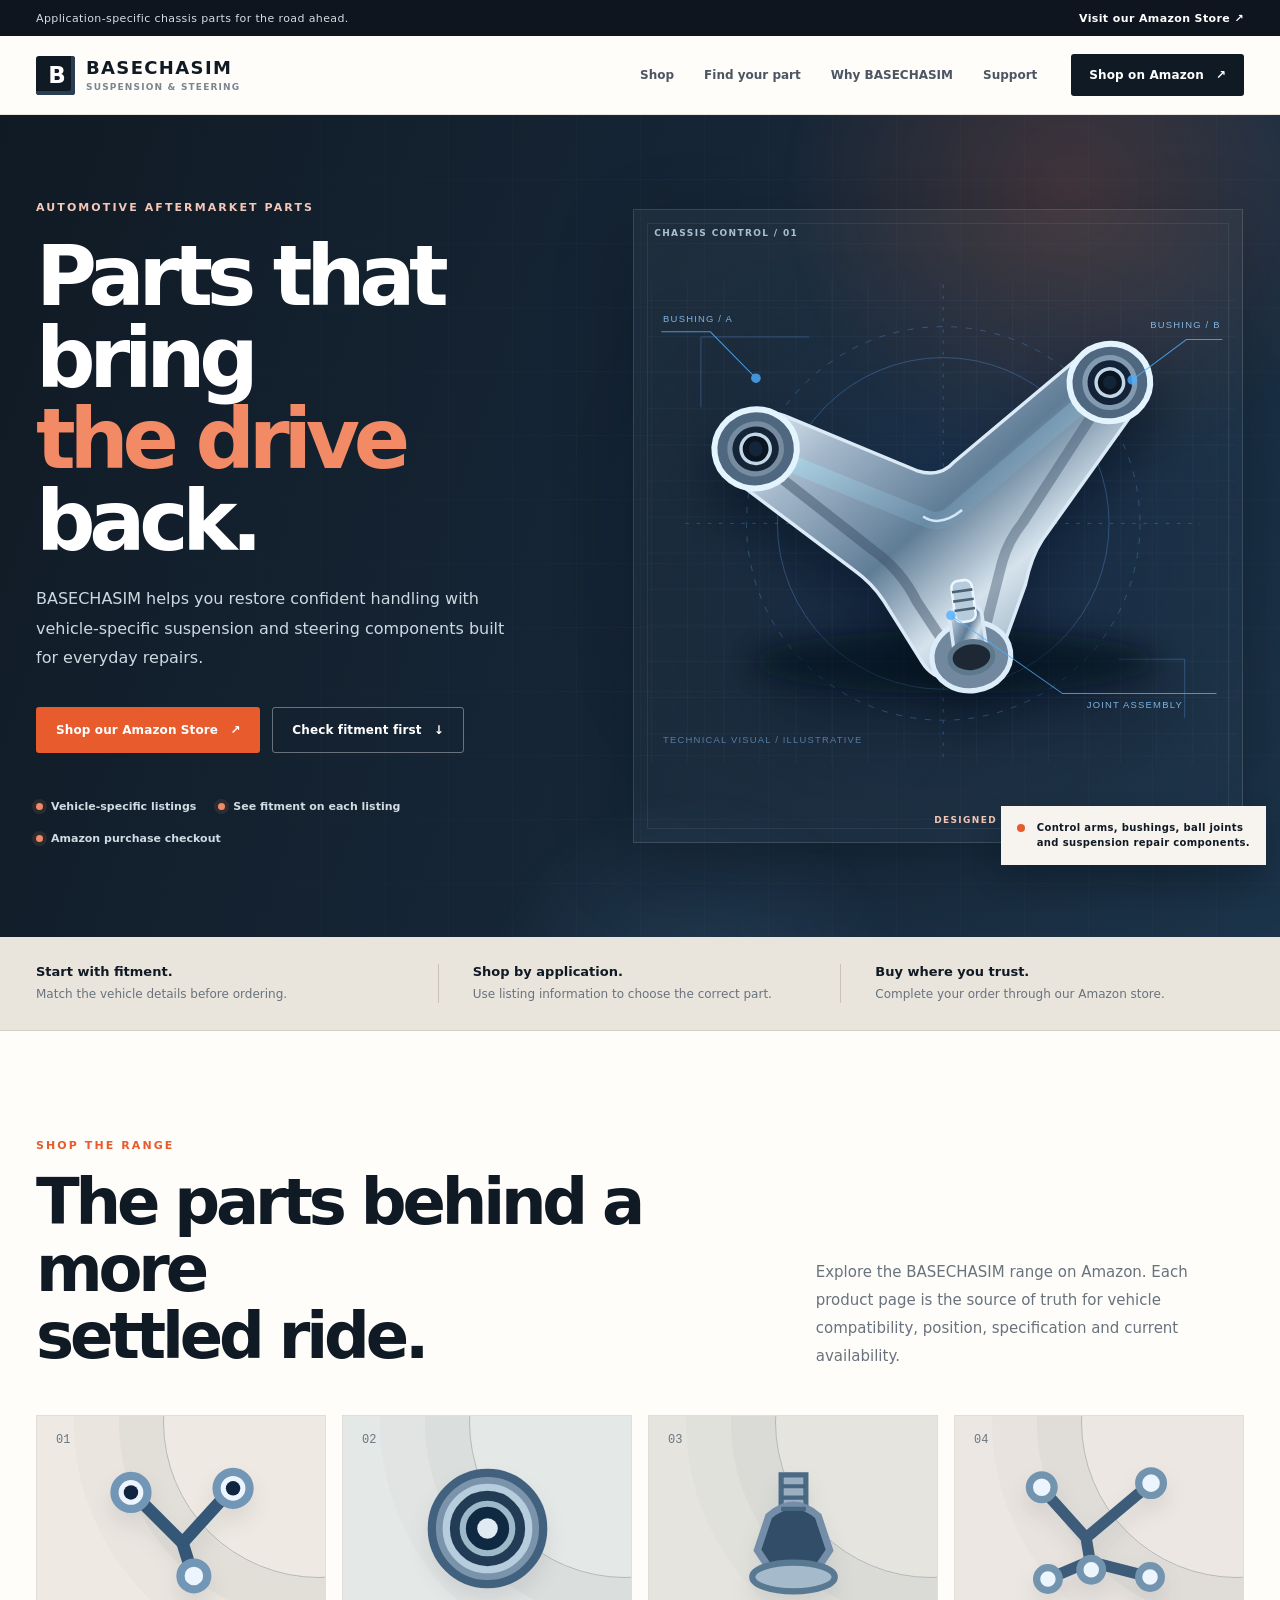
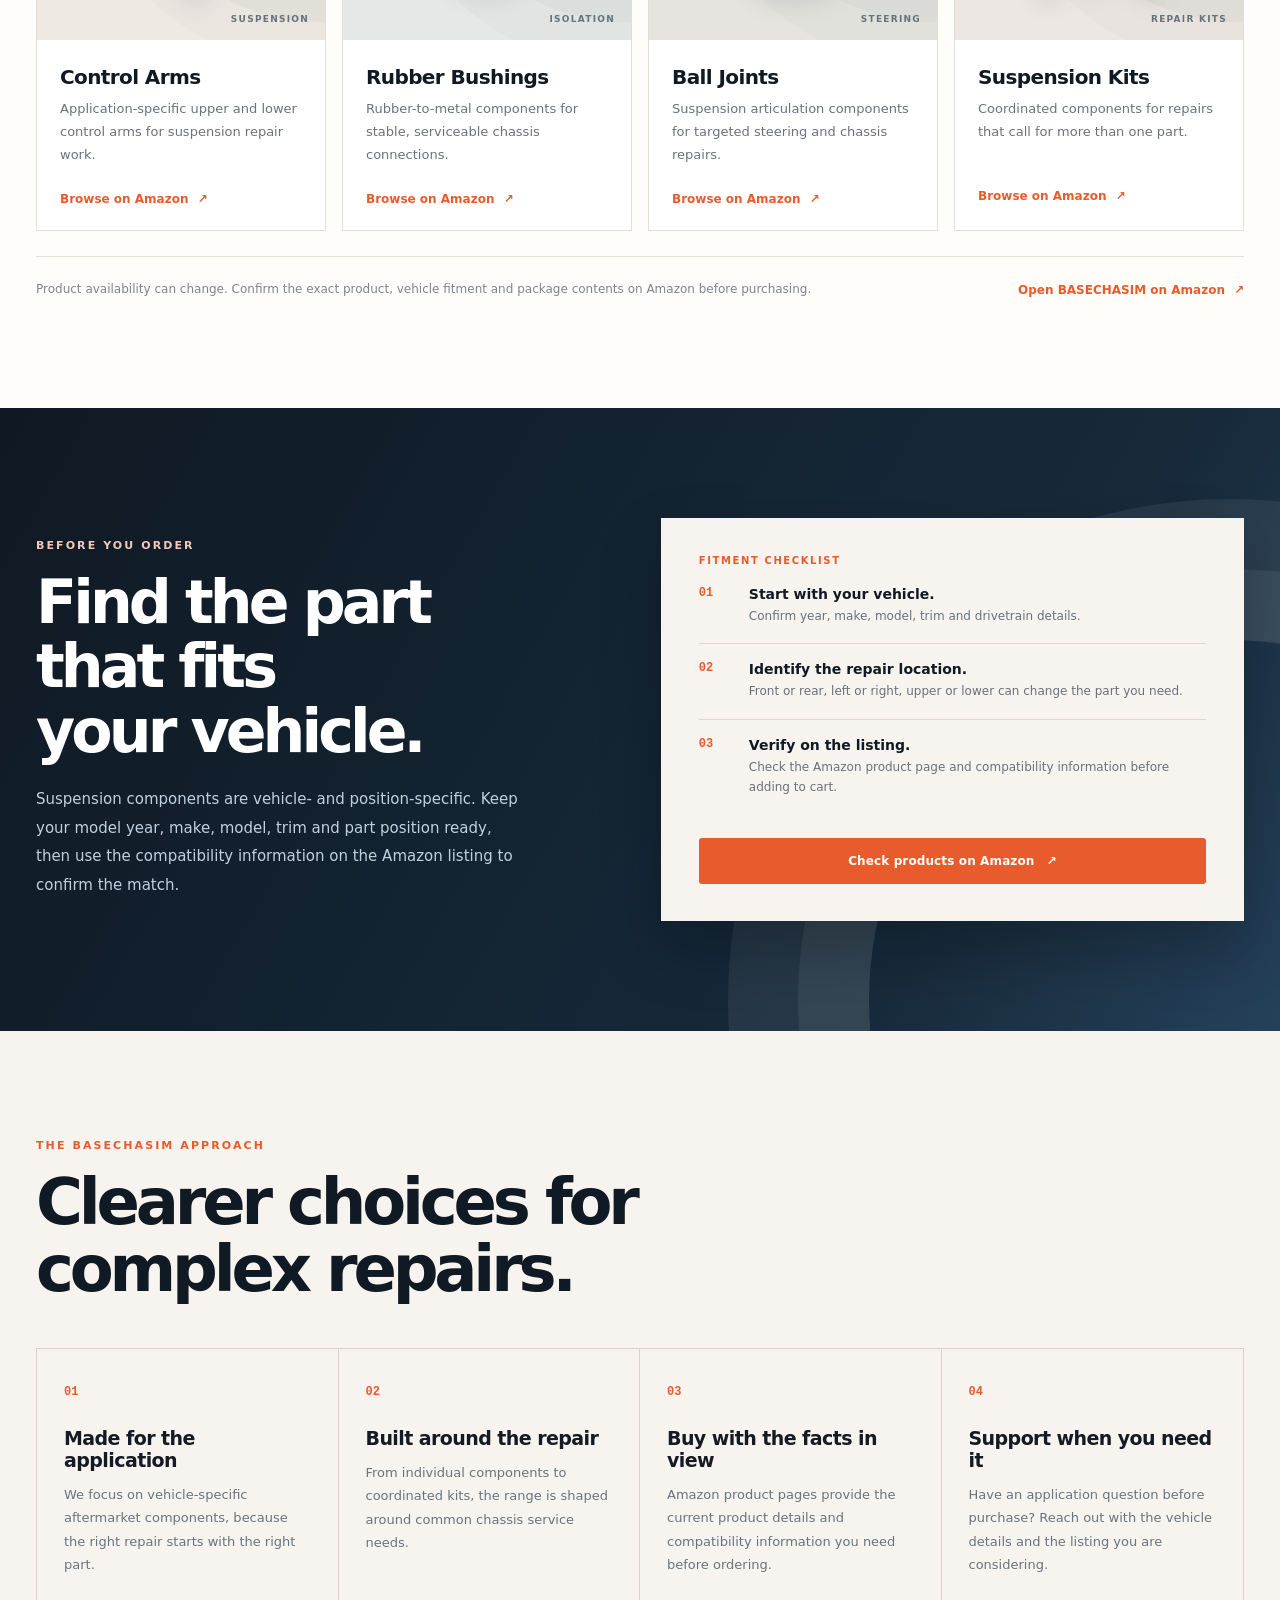
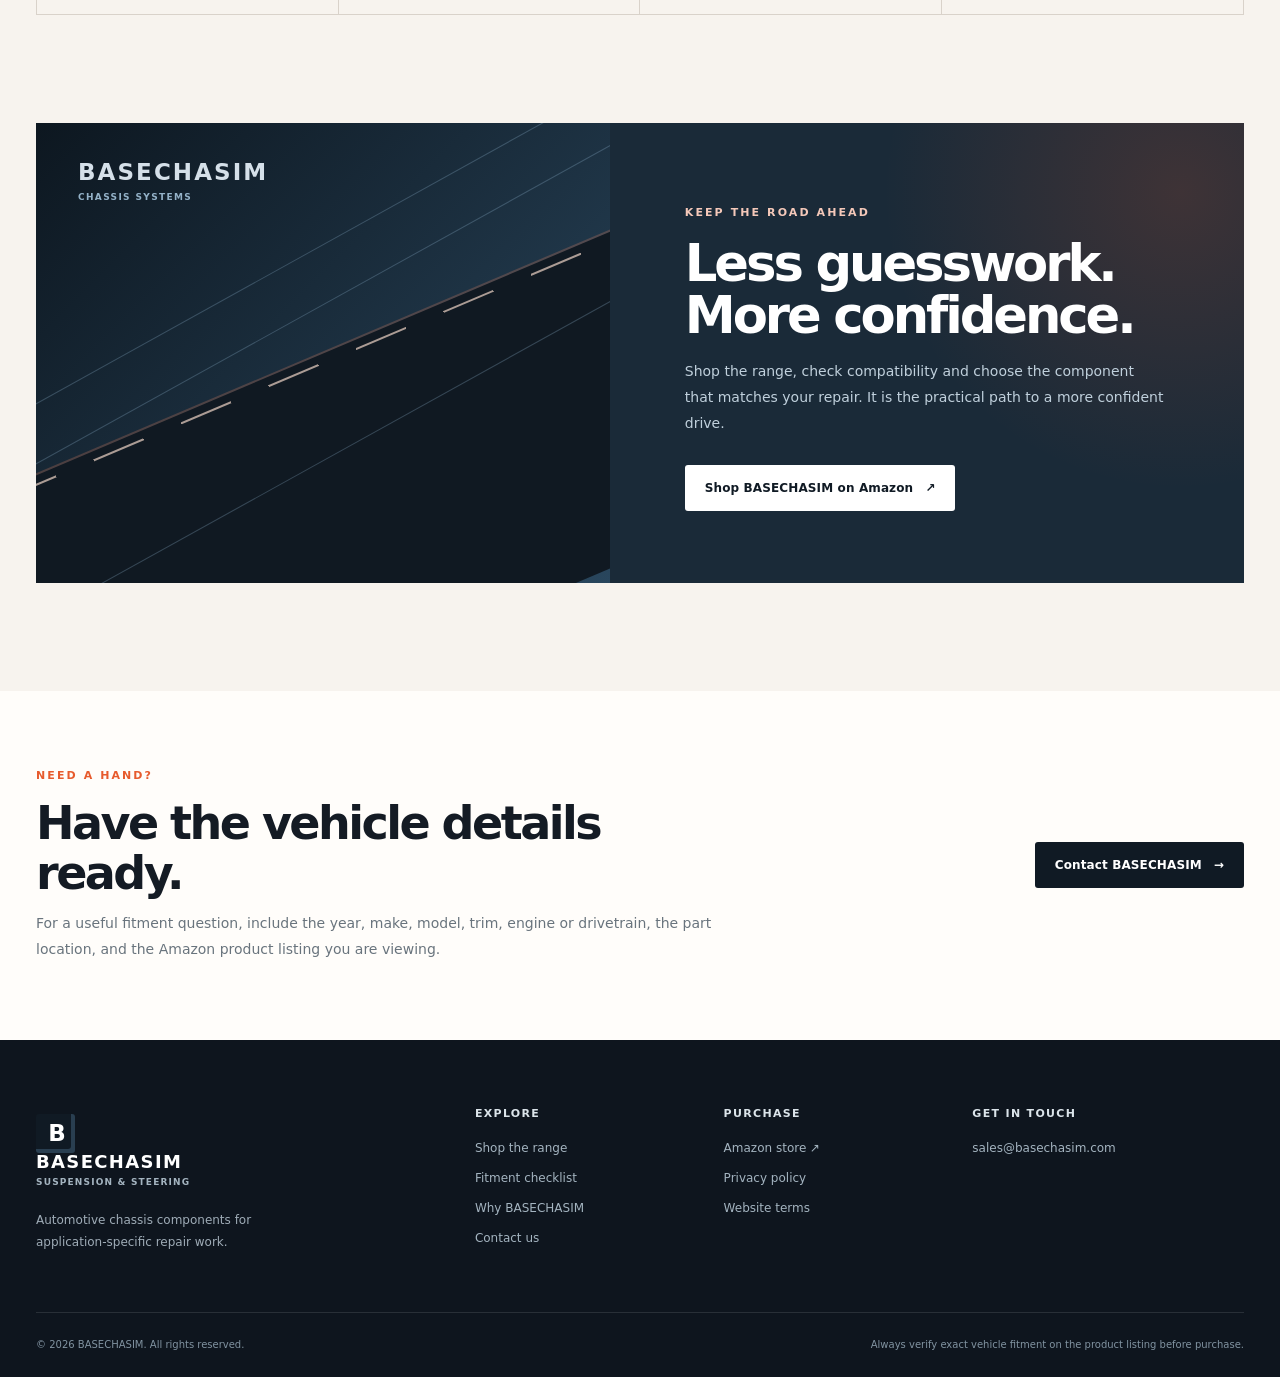
<file: index.html>
<!doctype html>
<html lang="en">
<head>
  <meta charset="utf-8">
  <meta name="viewport" content="width=device-width, initial-scale=1">
  <meta name="theme-color" content="#101a24">
  <meta name="description" content="BASECHASIM automotive suspension and steering parts. Browse our product range and shop through our Amazon store.">
  <title>BASECHASIM | Suspension & Steering Parts</title>
  <link rel="icon" href="./assets/favicon.svg" type="image/svg+xml">
  <link rel="preconnect" href="https://www.amazon.com">
  <link rel="stylesheet" href="./assets/style.css">
  <script src="./assets/site-config.js" defer></script>
  <script src="./assets/main.js" defer></script>
</head>
<body>
  <a class="skip-link" href="#main-content">Skip to content</a>
  <div class="utility-bar">
    <div class="container utility-inner">
      <span>Application-specific chassis parts for the road ahead.</span>
      <a href="https://www.amazon.com/stores/page/371D9DA6-9277-466C-97A7-442265A9D496" target="_blank" rel="noopener noreferrer">Visit our Amazon Store <span aria-hidden="true">↗</span></a>
    </div>
  </div>

  <header class="site-header">
    <nav class="nav container" aria-label="Main navigation">
      <a href="./index.html" class="brand" aria-label="BASECHASIM home">
        <span class="brand-mark" aria-hidden="true">B</span>
        <span>
          <span class="brand-name">BASECHASIM</span>
          <span class="brand-tag">Suspension & Steering</span>
        </span>
      </a>
      <div id="primary-navigation" class="nav-links">
        <a href="#shop">Shop</a>
        <a href="#fitment">Find your part</a>
        <a href="#why-basechasim">Why BASECHASIM</a>
        <a href="#support">Support</a>
      </div>
      <a class="button button-dark desktop-cta" href="https://www.amazon.com/stores/page/371D9DA6-9277-466C-97A7-442265A9D496" target="_blank" rel="noopener noreferrer">Shop on Amazon <span aria-hidden="true">↗</span></a>
      <button class="menu-toggle" aria-expanded="false" aria-controls="primary-navigation" aria-label="Open menu" type="button"><span></span><span></span><span></span></button>
    </nav>
  </header>

  <main id="main-content">
    <section class="hero">
      <div class="hero-glow hero-glow-one" aria-hidden="true"></div>
      <div class="hero-glow hero-glow-two" aria-hidden="true"></div>
      <div class="container hero-layout">
        <div class="hero-copy">
          <p class="eyebrow light">AUTOMOTIVE AFTERMARKET PARTS</p>
          <h1>Parts that bring<br><em>the drive</em> back.</h1>
          <p class="hero-lede">BASECHASIM helps you restore confident handling with vehicle-specific suspension and steering components built for everyday repairs.</p>
          <div class="hero-actions">
            <a class="button button-accent" href="https://www.amazon.com/stores/page/371D9DA6-9277-466C-97A7-442265A9D496" target="_blank" rel="noopener noreferrer">Shop our Amazon Store <span aria-hidden="true">↗</span></a>
            <a class="button button-ghost" href="#fitment">Check fitment first <span aria-hidden="true">↓</span></a>
          </div>
          <div class="hero-points" aria-label="Shopping reminders">
            <span><i aria-hidden="true"></i>Vehicle-specific listings</span>
            <span><i aria-hidden="true"></i>See fitment on each listing</span>
            <span><i aria-hidden="true"></i>Amazon purchase checkout</span>
          </div>
        </div>
        <div class="hero-product">
          <div class="part-frame">
            <span class="frame-label frame-label-top">CHASSIS CONTROL / 01</span>
            <img src="./assets/control-arm-concept.svg" alt="Technical illustration of an automotive suspension control arm" width="760" height="610">
            <span class="frame-label frame-label-bottom">DESIGNED FOR APPLICATION-SPECIFIC REPAIR</span>
          </div>
          <div class="part-note"><span class="note-dot"></span><span>Control arms, bushings, ball joints<br>and suspension repair components.</span></div>
        </div>
      </div>
    </section>

    <section class="confidence-strip" aria-label="Shopping confidence">
      <div class="container confidence-grid">
        <div><strong>Start with fitment.</strong><span>Match the vehicle details before ordering.</span></div>
        <div><strong>Shop by application.</strong><span>Use listing information to choose the correct part.</span></div>
        <div><strong>Buy where you trust.</strong><span>Complete your order through our Amazon store.</span></div>
      </div>
    </section>

    <section class="section shop-section" id="shop">
      <div class="container">
        <div class="section-heading section-heading-split">
          <div>
            <p class="eyebrow accent">SHOP THE RANGE</p>
            <h2>The parts behind a more<br>settled ride.</h2>
          </div>
          <p>Explore the BASECHASIM range on Amazon. Each product page is the source of truth for vehicle compatibility, position, specification and current availability.</p>
        </div>

        <div class="product-grid">
          <article class="product-card product-card-featured">
            <div class="product-art product-art-arm">
              <span class="product-number">01</span>
              <svg role="img" aria-label="Control arm illustration"><use href="./assets/parts-icons.svg#arms"></use></svg>
              <span class="product-category">SUSPENSION</span>
            </div>
            <div class="product-copy"><h3>Control Arms</h3><p>Application-specific upper and lower control arms for suspension repair work.</p><a href="https://www.amazon.com/stores/page/371D9DA6-9277-466C-97A7-442265A9D496" target="_blank" rel="noopener noreferrer">Browse on Amazon <span aria-hidden="true">↗</span></a></div>
          </article>
          <article class="product-card">
            <div class="product-art product-art-bushing">
              <span class="product-number">02</span>
              <svg role="img" aria-label="Suspension bushing illustration"><use href="./assets/parts-icons.svg#bushing"></use></svg>
              <span class="product-category">ISOLATION</span>
            </div>
            <div class="product-copy"><h3>Rubber Bushings</h3><p>Rubber-to-metal components for stable, serviceable chassis connections.</p><a href="https://www.amazon.com/stores/page/371D9DA6-9277-466C-97A7-442265A9D496" target="_blank" rel="noopener noreferrer">Browse on Amazon <span aria-hidden="true">↗</span></a></div>
          </article>
          <article class="product-card">
            <div class="product-art product-art-joint">
              <span class="product-number">03</span>
              <svg role="img" aria-label="Ball joint illustration"><use href="./assets/parts-icons.svg#joints"></use></svg>
              <span class="product-category">STEERING</span>
            </div>
            <div class="product-copy"><h3>Ball Joints</h3><p>Suspension articulation components for targeted steering and chassis repairs.</p><a href="https://www.amazon.com/stores/page/371D9DA6-9277-466C-97A7-442265A9D496" target="_blank" rel="noopener noreferrer">Browse on Amazon <span aria-hidden="true">↗</span></a></div>
          </article>
          <article class="product-card">
            <div class="product-art product-art-kit">
              <span class="product-number">04</span>
              <svg role="img" aria-label="Suspension repair kit illustration"><use href="./assets/parts-icons.svg#kits"></use></svg>
              <span class="product-category">REPAIR KITS</span>
            </div>
            <div class="product-copy"><h3>Suspension Kits</h3><p>Coordinated components for repairs that call for more than one part.</p><a href="https://www.amazon.com/stores/page/371D9DA6-9277-466C-97A7-442265A9D496" target="_blank" rel="noopener noreferrer">Browse on Amazon <span aria-hidden="true">↗</span></a></div>
          </article>
        </div>
        <div class="shop-bottom"><p>Product availability can change. Confirm the exact product, vehicle fitment and package contents on Amazon before purchasing.</p><a class="text-button" href="https://www.amazon.com/stores/page/371D9DA6-9277-466C-97A7-442265A9D496" target="_blank" rel="noopener noreferrer">Open BASECHASIM on Amazon <span aria-hidden="true">↗</span></a></div>
      </div>
    </section>

    <section class="fitment-section" id="fitment">
      <div class="container fitment-layout">
        <div class="fitment-copy">
          <p class="eyebrow light">BEFORE YOU ORDER</p>
          <h2>Find the part that fits<br>your vehicle.</h2>
          <p>Suspension components are vehicle- and position-specific. Keep your model year, make, model, trim and part position ready, then use the compatibility information on the Amazon listing to confirm the match.</p>
        </div>
        <div class="fitment-card">
          <span class="fitment-step">FITMENT CHECKLIST</span>
          <ol>
            <li><span>01</span><div><strong>Start with your vehicle.</strong><p>Confirm year, make, model, trim and drivetrain details.</p></div></li>
            <li><span>02</span><div><strong>Identify the repair location.</strong><p>Front or rear, left or right, upper or lower can change the part you need.</p></div></li>
            <li><span>03</span><div><strong>Verify on the listing.</strong><p>Check the Amazon product page and compatibility information before adding to cart.</p></div></li>
          </ol>
          <a class="button button-accent fitment-button" href="https://www.amazon.com/stores/page/371D9DA6-9277-466C-97A7-442265A9D496" target="_blank" rel="noopener noreferrer">Check products on Amazon <span aria-hidden="true">↗</span></a>
        </div>
      </div>
    </section>

    <section class="section why-section" id="why-basechasim">
      <div class="container">
        <div class="section-heading">
          <p class="eyebrow accent">THE BASECHASIM APPROACH</p>
          <h2>Clearer choices for<br>complex repairs.</h2>
        </div>
        <div class="value-grid">
          <article><span class="value-index">01</span><h3>Made for the application</h3><p>We focus on vehicle-specific aftermarket components, because the right repair starts with the right part.</p></article>
          <article><span class="value-index">02</span><h3>Built around the repair</h3><p>From individual components to coordinated kits, the range is shaped around common chassis service needs.</p></article>
          <article><span class="value-index">03</span><h3>Buy with the facts in view</h3><p>Amazon product pages provide the current product details and compatibility information you need before ordering.</p></article>
          <article><span class="value-index">04</span><h3>Support when you need it</h3><p>Have an application question before purchase? Reach out with the vehicle details and the listing you are considering.</p></article>
        </div>
      </div>
    </section>

    <section class="section road-section">
      <div class="container road-panel">
        <div class="road-visual" aria-hidden="true"><span class="road-line road-line-one"></span><span class="road-line road-line-two"></span><span class="road-line road-line-three"></span><span class="road-stamp">BASECHASIM<br><small>CHASSIS SYSTEMS</small></span></div>
        <div class="road-copy">
          <p class="eyebrow light">KEEP THE ROAD AHEAD</p>
          <h2>Less guesswork.<br>More confidence.</h2>
          <p>Shop the range, check compatibility and choose the component that matches your repair. It is the practical path to a more confident drive.</p>
          <a class="button button-light" href="https://www.amazon.com/stores/page/371D9DA6-9277-466C-97A7-442265A9D496" target="_blank" rel="noopener noreferrer">Shop BASECHASIM on Amazon <span aria-hidden="true">↗</span></a>
        </div>
      </div>
    </section>

    <section class="support-section" id="support">
      <div class="container support-layout">
        <div><p class="eyebrow accent">NEED A HAND?</p><h2>Have the vehicle details ready.</h2><p>For a useful fitment question, include the year, make, model, trim, engine or drivetrain, the part location, and the Amazon product listing you are viewing.</p></div>
        <a class="button button-dark" data-contact-email href="mailto:sales@basechasim.com">Contact BASECHASIM <span aria-hidden="true">→</span></a>
      </div>
    </section>
  </main>

  <footer class="site-footer">
    <div class="container footer-grid">
      <div class="footer-brand">
        <a href="./index.html" class="brand"><span class="brand-mark" aria-hidden="true">B</span><span><span class="brand-name">BASECHASIM</span><span class="brand-tag">Suspension & Steering</span></span></a>
        <p>Automotive chassis components for application-specific repair work.</p>
      </div>
      <div><h3>Explore</h3><a href="#shop">Shop the range</a><a href="#fitment">Fitment checklist</a><a href="#why-basechasim">Why BASECHASIM</a><a href="#support">Contact us</a></div>
      <div><h3>Purchase</h3><a href="https://www.amazon.com/stores/page/371D9DA6-9277-466C-97A7-442265A9D496" target="_blank" rel="noopener noreferrer">Amazon store ↗</a><a href="./privacy.html">Privacy policy</a><a href="./terms.html">Website terms</a></div>
      <div><h3>Get in touch</h3><a data-contact-email data-show-email href="mailto:sales@basechasim.com">sales@basechasim.com</a></div>
    </div>
    <div class="container footer-bottom"><span>© <span data-current-year>2026</span> BASECHASIM. All rights reserved.</span><span>Always verify exact vehicle fitment on the product listing before purchase.</span></div>
  </footer>
</body>
</html>
</file>
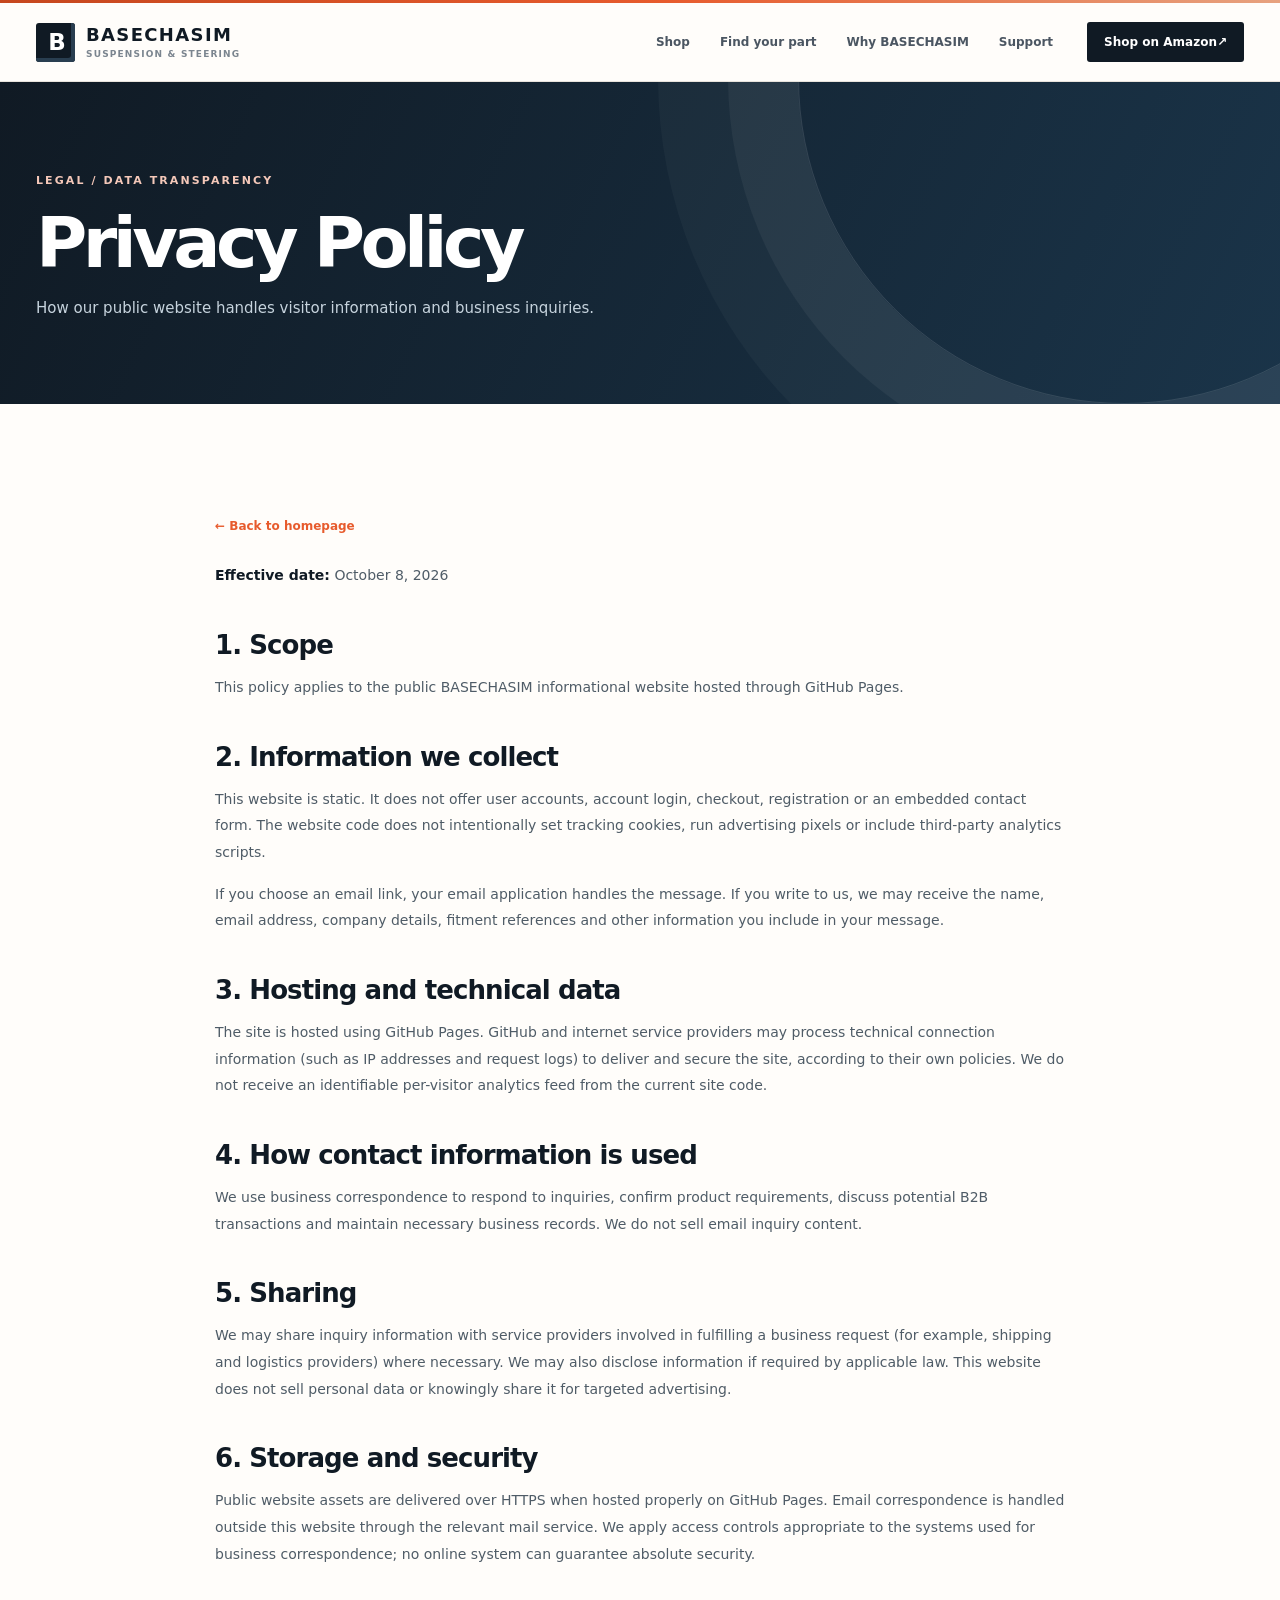
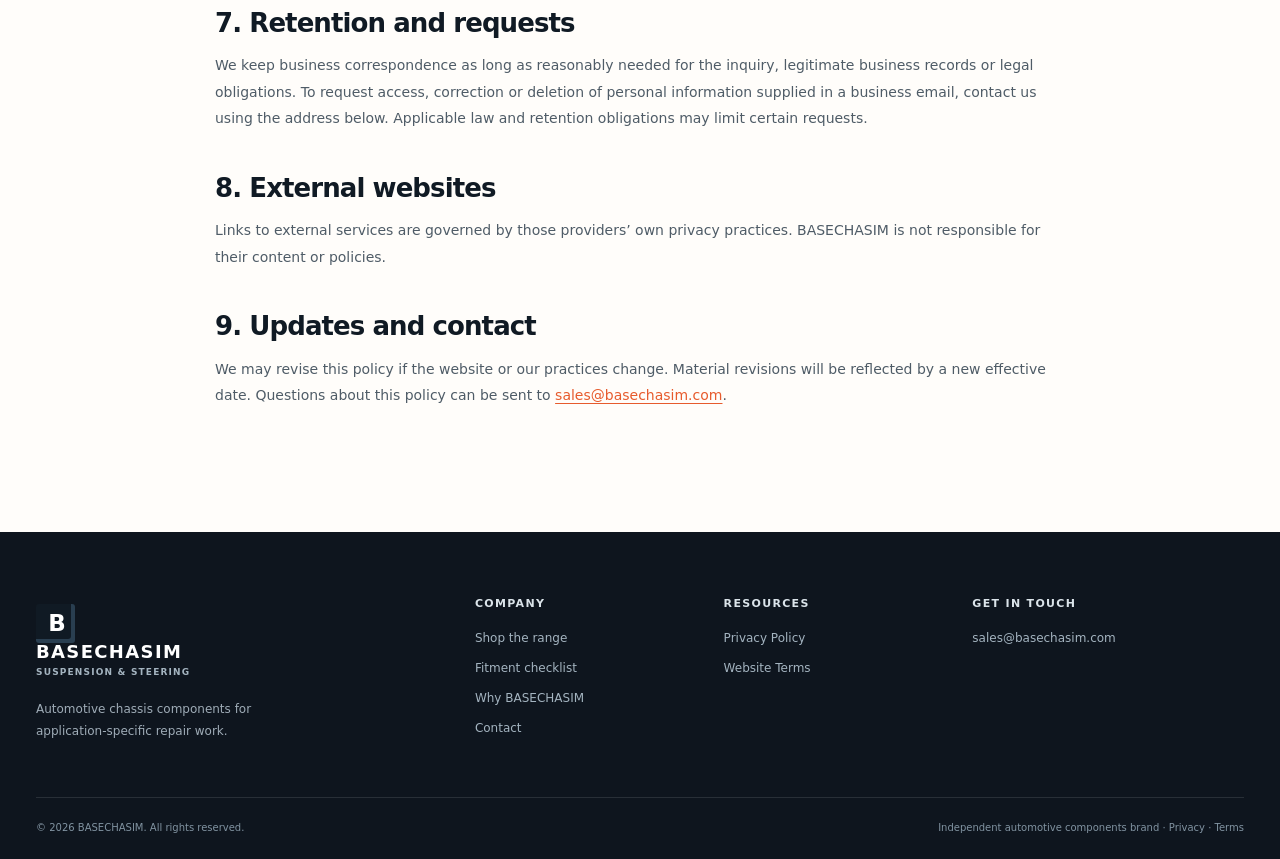
<file: privacy.html>
<!DOCTYPE html>
<html lang="en">
<head>
  <meta charset="utf-8"><meta name="viewport" content="width=device-width, initial-scale=1">
  <meta name="theme-color" content="#0b1f3a">
  <meta name="description" content="Read the BASECHASIM privacy policy covering public website hosting, business inquiries and information handling.">
  <title>Privacy Policy | BASECHASIM</title>
  <link rel="icon" href="./assets/favicon.svg" type="image/svg+xml">
  <link rel="stylesheet" href="./assets/style.css">
  <link rel="stylesheet" href="./assets/legal.css">
  <script src="./assets/site-config.js" defer></script><script src="./assets/main.js" defer></script>
</head>
<body>
  <div class="topline"></div>
  <header class="header">
    <nav class="nav container" aria-label="Main navigation">
      <a href="./index.html" class="brand" aria-label="BASECHASIM home"><div class="brand-mark" aria-hidden="true">B</div><div><div class="brand-name">BASECHASIM</div><div class="brand-tag">Suspension &amp; Steering</div></div></a>
      <div id="primary-navigation" class="nav-links">
        <a href="./index.html#shop">Shop</a><a href="./index.html#fitment">Find your part</a><a href="./index.html#why-basechasim">Why BASECHASIM</a><a href="./index.html#support">Support</a>
      </div>
      <a href="https://www.amazon.com/stores/page/371D9DA6-9277-466C-97A7-442265A9D496" class="btn btn-primary nav-cta" target="_blank" rel="noopener noreferrer">Shop on Amazon <span class="arrow" aria-hidden="true">↗</span></a>
      <button class="menu-toggle" aria-expanded="false" aria-controls="primary-navigation" aria-label="Toggle navigation" type="button"><span></span><span></span><span></span></button>
    </nav>
  </header>
  <main>
<section class="pagehero"><div class="container"><div class="eyebrow light">LEGAL / DATA TRANSPARENCY</div><h1>Privacy Policy</h1><p>How our public website handles visitor information and business inquiries.</p></div></section>
<section class="section"><div class="container"><div class="article"><a class="back-link" href="./index.html">← Back to homepage</a><p><strong>Effective date:</strong> October 8, 2026</p>
<h2>1. Scope</h2><p>This policy applies to the public BASECHASIM informational website hosted through GitHub Pages.</p>
<h2>2. Information we collect</h2><p>This website is static. It does not offer user accounts, account login, checkout, registration or an embedded contact form. The website code does not intentionally set tracking cookies, run advertising pixels or include third-party analytics scripts.</p><p>If you choose an email link, your email application handles the message. If you write to us, we may receive the name, email address, company details, fitment references and other information you include in your message.</p>
<h2>3. Hosting and technical data</h2><p>The site is hosted using GitHub Pages. GitHub and internet service providers may process technical connection information (such as IP addresses and request logs) to deliver and secure the site, according to their own policies. We do not receive an identifiable per-visitor analytics feed from the current site code.</p>
<h2>4. How contact information is used</h2><p>We use business correspondence to respond to inquiries, confirm product requirements, discuss potential B2B transactions and maintain necessary business records. We do not sell email inquiry content.</p>
<h2>5. Sharing</h2><p>We may share inquiry information with service providers involved in fulfilling a business request (for example, shipping and logistics providers) where necessary. We may also disclose information if required by applicable law. This website does not sell personal data or knowingly share it for targeted advertising.</p>
<h2>6. Storage and security</h2><p>Public website assets are delivered over HTTPS when hosted properly on GitHub Pages. Email correspondence is handled outside this website through the relevant mail service. We apply access controls appropriate to the systems used for business correspondence; no online system can guarantee absolute security.</p>
<h2>7. Retention and requests</h2><p>We keep business correspondence as long as reasonably needed for the inquiry, legitimate business records or legal obligations. To request access, correction or deletion of personal information supplied in a business email, contact us using the address below. Applicable law and retention obligations may limit certain requests.</p>
<h2>8. External websites</h2><p>Links to external services are governed by those providers’ own privacy practices. BASECHASIM is not responsible for their content or policies.</p>
<h2>9. Updates and contact</h2><p>We may revise this policy if the website or our practices change. Material revisions will be reflected by a new effective date. Questions about this policy can be sent to <a data-contact-email data-show-email href="mailto:sales@basechasim.com">sales@basechasim.com</a>.</p>
</div></div></section></main>
  <footer class="footer"><div class="container"><div class="footer-grid">
    <div><a href="./index.html" class="brand"><div class="brand-mark" aria-hidden="true">B</div><div><div class="brand-name">BASECHASIM</div><div class="brand-tag">Suspension &amp; Steering</div></div></a><p class="footer-summary">Automotive chassis components for application-specific repair work.</p></div>
    <div><h4>Company</h4><a href="./index.html#shop">Shop the range</a><a href="./index.html#fitment">Fitment checklist</a><a href="./index.html#why-basechasim">Why BASECHASIM</a><a href="./index.html#support">Contact</a></div>
    <div><h4>Resources</h4><a href="./privacy.html">Privacy Policy</a><a href="./terms.html">Website Terms</a></div>
    <div><h4>Get in touch</h4><address><a data-contact-email data-show-email href="mailto:sales@basechasim.com">sales@basechasim.com</a></address></div>
  </div><div class="footer-bottom"><span>© <span data-current-year>2026</span> BASECHASIM. All rights reserved.</span><span>Independent automotive components brand · <a href="./privacy.html">Privacy</a> · <a href="./terms.html">Terms</a></span></div></div></footer>
</body>
</html>
</file>
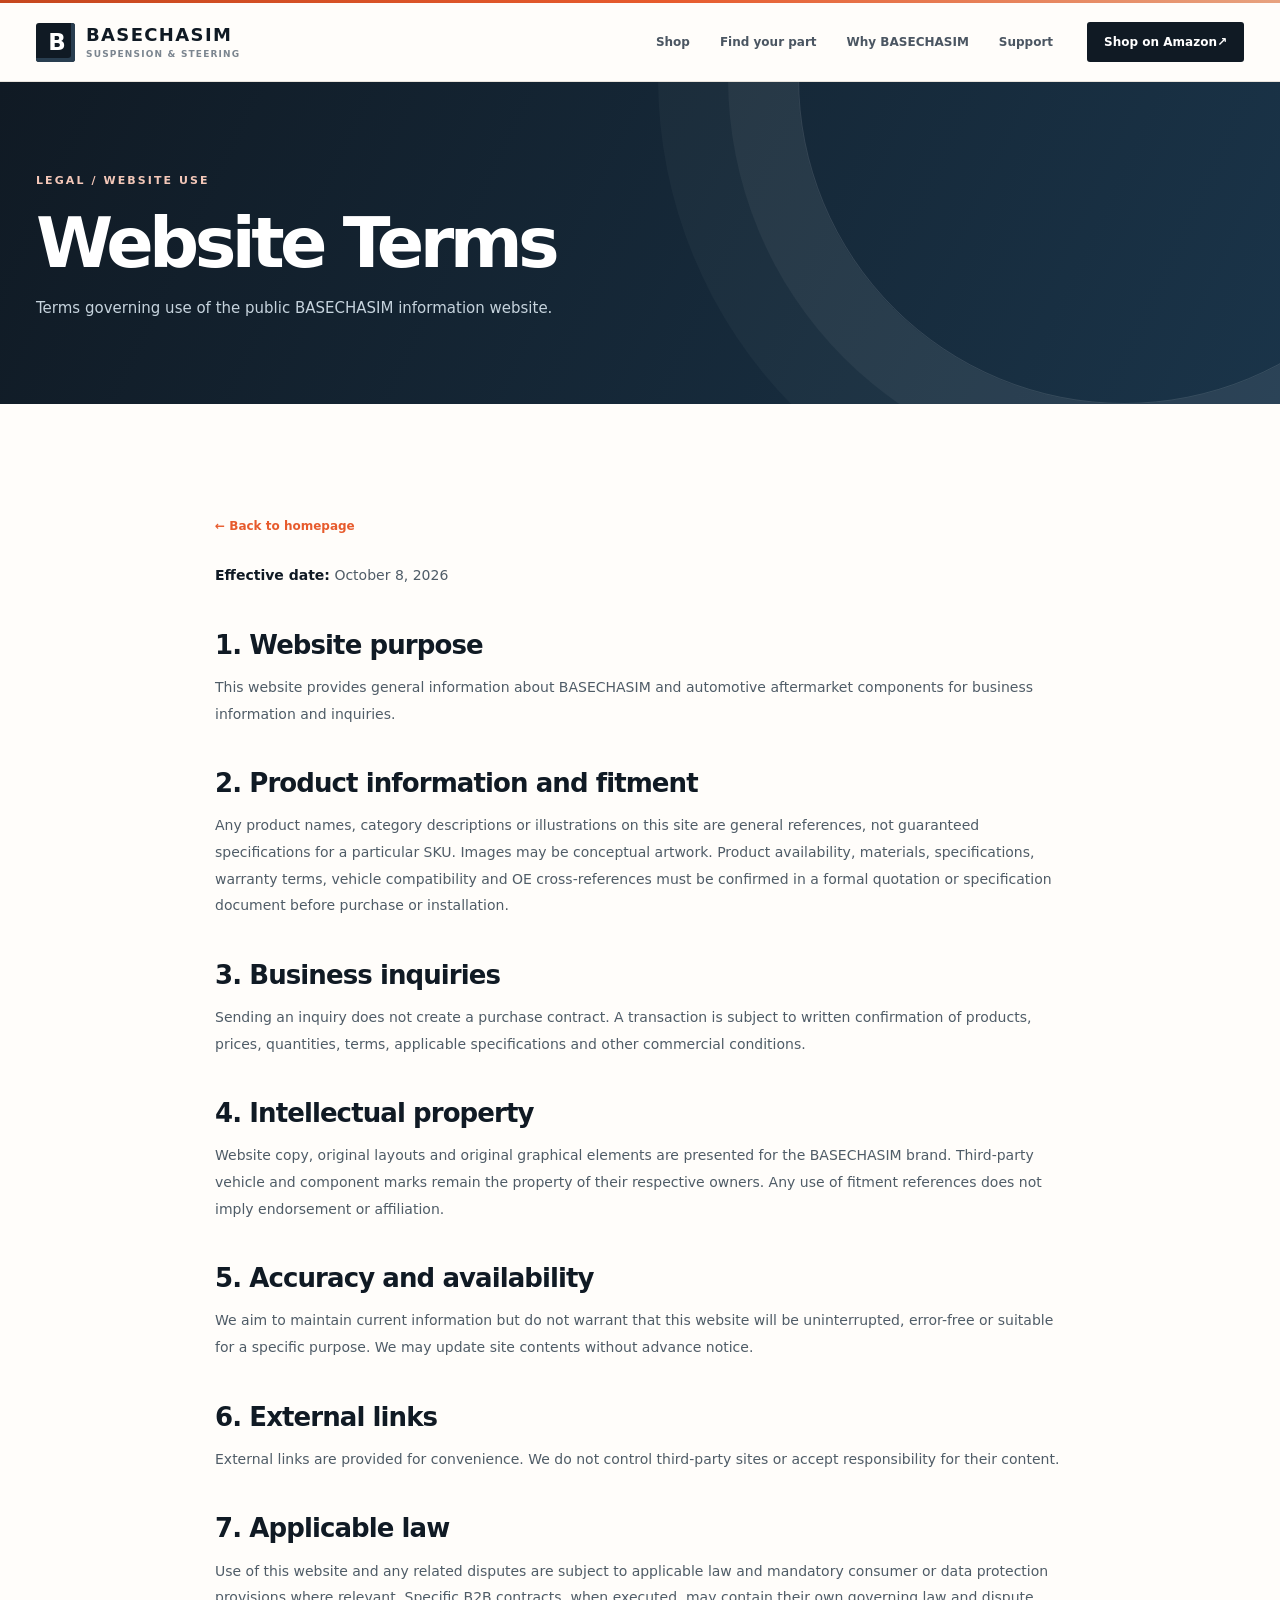
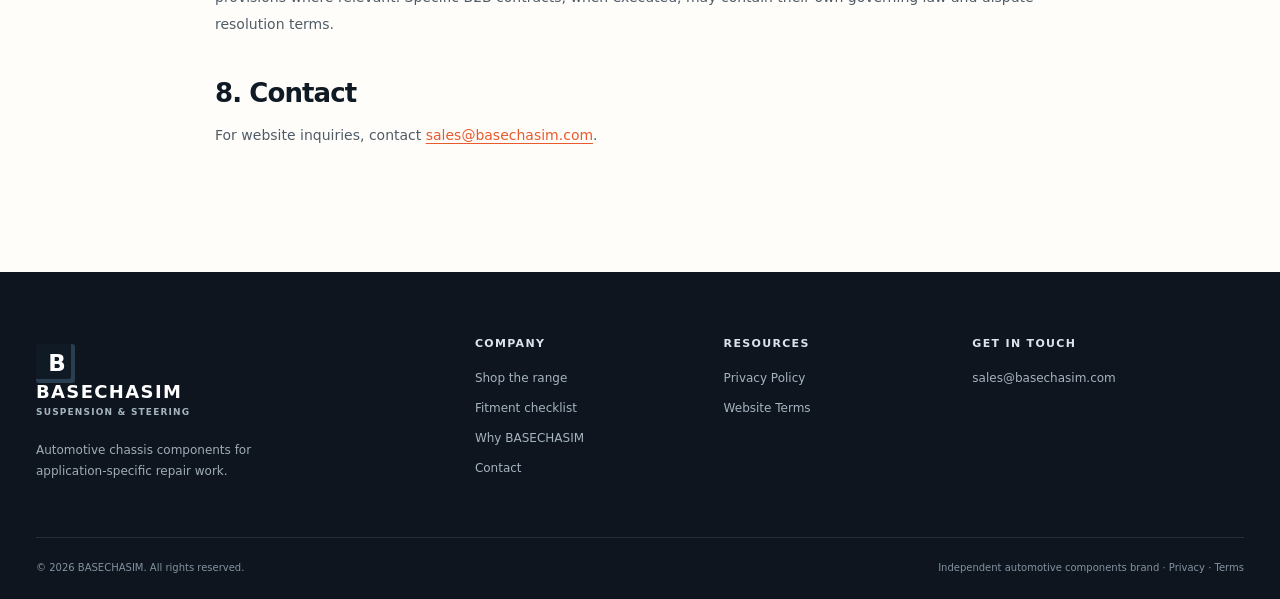
<file: terms.html>
<!DOCTYPE html>
<html lang="en">
<head>
  <meta charset="utf-8"><meta name="viewport" content="width=device-width, initial-scale=1">
  <meta name="theme-color" content="#0b1f3a">
  <meta name="description" content="Terms for use of the public BASECHASIM automotive chassis components website.">
  <title>Website Terms | BASECHASIM</title>
  <link rel="icon" href="./assets/favicon.svg" type="image/svg+xml">
  <link rel="stylesheet" href="./assets/style.css">
  <link rel="stylesheet" href="./assets/legal.css">
  <script src="./assets/site-config.js" defer></script><script src="./assets/main.js" defer></script>
</head>
<body>
  <div class="topline"></div>
  <header class="header">
    <nav class="nav container" aria-label="Main navigation">
      <a href="./index.html" class="brand" aria-label="BASECHASIM home"><div class="brand-mark" aria-hidden="true">B</div><div><div class="brand-name">BASECHASIM</div><div class="brand-tag">Suspension &amp; Steering</div></div></a>
      <div id="primary-navigation" class="nav-links">
        <a href="./index.html#shop">Shop</a><a href="./index.html#fitment">Find your part</a><a href="./index.html#why-basechasim">Why BASECHASIM</a><a href="./index.html#support">Support</a>
      </div>
      <a href="https://www.amazon.com/stores/page/371D9DA6-9277-466C-97A7-442265A9D496" class="btn btn-primary nav-cta" target="_blank" rel="noopener noreferrer">Shop on Amazon <span class="arrow" aria-hidden="true">↗</span></a>
      <button class="menu-toggle" aria-expanded="false" aria-controls="primary-navigation" aria-label="Toggle navigation" type="button"><span></span><span></span><span></span></button>
    </nav>
  </header>
  <main>
<section class="pagehero"><div class="container"><div class="eyebrow light">LEGAL / WEBSITE USE</div><h1>Website Terms</h1><p>Terms governing use of the public BASECHASIM information website.</p></div></section>
<section class="section"><div class="container"><div class="article"><a class="back-link" href="./index.html">← Back to homepage</a><p><strong>Effective date:</strong> October 8, 2026</p>
<h2>1. Website purpose</h2><p>This website provides general information about BASECHASIM and automotive aftermarket components for business information and inquiries.</p>
<h2>2. Product information and fitment</h2><p>Any product names, category descriptions or illustrations on this site are general references, not guaranteed specifications for a particular SKU. Images may be conceptual artwork. Product availability, materials, specifications, warranty terms, vehicle compatibility and OE cross-references must be confirmed in a formal quotation or specification document before purchase or installation.</p>
<h2>3. Business inquiries</h2><p>Sending an inquiry does not create a purchase contract. A transaction is subject to written confirmation of products, prices, quantities, terms, applicable specifications and other commercial conditions.</p>
<h2>4. Intellectual property</h2><p>Website copy, original layouts and original graphical elements are presented for the BASECHASIM brand. Third-party vehicle and component marks remain the property of their respective owners. Any use of fitment references does not imply endorsement or affiliation.</p>
<h2>5. Accuracy and availability</h2><p>We aim to maintain current information but do not warrant that this website will be uninterrupted, error-free or suitable for a specific purpose. We may update site contents without advance notice.</p>
<h2>6. External links</h2><p>External links are provided for convenience. We do not control third-party sites or accept responsibility for their content.</p>
<h2>7. Applicable law</h2><p>Use of this website and any related disputes are subject to applicable law and mandatory consumer or data protection provisions where relevant. Specific B2B contracts, when executed, may contain their own governing law and dispute resolution terms.</p>
<h2>8. Contact</h2><p>For website inquiries, contact <a data-contact-email data-show-email href="mailto:sales@basechasim.com">sales@basechasim.com</a>.</p>
</div></div></section></main>
  <footer class="footer"><div class="container"><div class="footer-grid">
    <div><a href="./index.html" class="brand"><div class="brand-mark" aria-hidden="true">B</div><div><div class="brand-name">BASECHASIM</div><div class="brand-tag">Suspension &amp; Steering</div></div></a><p class="footer-summary">Automotive chassis components for application-specific repair work.</p></div>
    <div><h4>Company</h4><a href="./index.html#shop">Shop the range</a><a href="./index.html#fitment">Fitment checklist</a><a href="./index.html#why-basechasim">Why BASECHASIM</a><a href="./index.html#support">Contact</a></div>
    <div><h4>Resources</h4><a href="./privacy.html">Privacy Policy</a><a href="./terms.html">Website Terms</a></div>
    <div><h4>Get in touch</h4><address><a data-contact-email data-show-email href="mailto:sales@basechasim.com">sales@basechasim.com</a></address></div>
  </div><div class="footer-bottom"><span>© <span data-current-year>2026</span> BASECHASIM. All rights reserved.</span><span>Independent automotive components brand · <a href="./privacy.html">Privacy</a> · <a href="./terms.html">Terms</a></span></div></div></footer>
</body>
</html>
</file>
<file: assets/style.css>
:root{--ink:#141b24;--charcoal:#101a24;--charcoal-2:#192735;--accent:#e75b2d;--accent-dark:#c6471e;--warm:#f7f3ee;--warm-2:#ede8e1;--paper:#fffdfa;--sand:#cbb9a5;--muted:#66717d;--line:#dedad4;--max:1240px}*{box-sizing:border-box}html{scroll-behavior:smooth;scroll-padding-top:90px}body{margin:0;background:var(--paper);color:var(--ink);font-family:Inter,ui-sans-serif,system-ui,-apple-system,BlinkMacSystemFont,"Segoe UI",sans-serif;-webkit-font-smoothing:antialiased}body.menu-open{overflow:hidden}a{color:inherit;text-decoration:none}button{font:inherit}img,svg{max-width:100%}.container{width:min(var(--max),calc(100% - 72px));margin:0 auto}.skip-link{position:fixed;z-index:1000;top:-80px;left:24px;padding:12px 16px;background:#fff;color:var(--charcoal);font-weight:750;border-radius:0 0 4px 4px}.skip-link:focus{top:0}.eyebrow{font-size:11px;font-weight:800;letter-spacing:.19em;text-transform:uppercase;margin:0}.eyebrow.light{color:#f4c8b9}.eyebrow.accent{color:var(--accent)}h1,h2,h3,p{margin-top:0}.utility-bar{background:#0e151e;color:#d6dde3;font-size:11px;letter-spacing:.035em}.utility-inner{min-height:36px;display:flex;align-items:center;justify-content:space-between;gap:20px}.utility-inner a{color:#fff;font-weight:750}.utility-inner a:hover{color:#f5c1ae}.site-header{position:sticky;top:0;z-index:100;background:rgba(255,253,250,.94);border-bottom:1px solid #e8e3dc;backdrop-filter:blur(18px)}.nav{height:78px;display:flex;align-items:center;gap:24px}.brand{display:inline-flex;align-items:center;gap:11px;min-width:max-content}.brand-mark{width:39px;height:39px;display:grid;place-items:center;background:var(--charcoal);color:#fff;font-weight:900;font-size:23px;letter-spacing:-.14em;border-radius:3px;box-shadow:inset -4px -4px 0 #293e50}.brand-name{display:block;color:var(--charcoal);font-size:18px;font-weight:900;letter-spacing:.075em;line-height:1}.brand-tag{display:block;margin-top:5px;color:#7b858f;font-size:9px;font-weight:800;letter-spacing:.13em;text-transform:uppercase}.nav-links{display:flex;align-items:center;gap:30px;margin-left:auto}.nav-links a{font-size:12px;font-weight:750;color:#4b5662;transition:color .18s}.nav-links a:hover{color:var(--accent)}.button{display:inline-flex;align-items:center;justify-content:center;gap:12px;border:1px solid transparent;border-radius:3px;padding:15px 19px;font-size:12px;font-weight:800;letter-spacing:.01em;transition:transform .18s,background .18s,border-color .18s,color .18s}.button:hover{transform:translateY(-2px)}.button-dark{background:var(--charcoal);color:#fff}.button-dark:hover{background:#263848}.button-accent{background:var(--accent);color:#fff}.button-accent:hover{background:var(--accent-dark)}.button-ghost{border-color:#ffffff5c;color:#fff}.button-ghost:hover{background:#ffffff11}.button-light{background:#fff;color:var(--charcoal)}.button-light:hover{background:#f8eee9}.desktop-cta{margin-left:10px;padding:13px 17px}.menu-toggle{display:none;margin-left:auto;width:44px;height:44px;border:1px solid #d9d4cc;border-radius:3px;background:#fff;cursor:pointer}.menu-toggle span{display:block;width:20px;height:2px;margin:4px auto;background:var(--charcoal);transition:transform .18s,opacity .18s}.hero{position:relative;overflow:hidden;background:var(--charcoal);color:#fff;min-height:650px}.hero:before{content:"";position:absolute;inset:0;background:linear-gradient(108deg,#101a24 0%,#162637 51%,#1c344a 100%)}.hero:after{content:"";position:absolute;inset:0;opacity:.52;background-image:linear-gradient(rgba(255,255,255,.035) 1px,transparent 1px),linear-gradient(90deg,rgba(255,255,255,.035) 1px,transparent 1px);background-size:64px 64px;mask-image:linear-gradient(90deg,transparent 0%,#000 46%)}.hero-glow{position:absolute;border-radius:50%;filter:blur(1px);pointer-events:none}.hero-glow-one{width:620px;height:620px;right:-100px;top:-235px;background:radial-gradient(circle,#e75b2d32 0%,transparent 66%)}.hero-glow-two{width:430px;height:430px;right:29%;bottom:-280px;background:radial-gradient(circle,#74b8ef20 0%,transparent 70%)}.hero-layout{position:relative;z-index:1;display:grid;grid-template-columns:.96fr 1.04fr;align-items:center;gap:32px;min-height:650px}.hero-copy{padding:86px 0 92px}.hero h1{margin:22px 0;font-size:clamp(52px,6.5vw,88px);font-weight:770;line-height:.98;letter-spacing:-.075em}.hero h1 em{font-style:normal;color:#f28a65}.hero-lede{max-width:480px;margin-bottom:0;color:#ced8e0;font-size:16px;line-height:1.85}.hero-actions{display:flex;gap:12px;flex-wrap:wrap;margin-top:34px}.hero-points{display:flex;gap:19px 22px;flex-wrap:wrap;margin-top:47px;color:#d0dbe3;font-size:11px;font-weight:700}.hero-points span{display:flex;align-items:center;gap:8px}.hero-points i{width:7px;height:7px;border-radius:50%;background:#f28a65;box-shadow:0 0 0 4px #f28a651c}.hero-product{position:relative;align-self:stretch;min-height:570px;display:flex;align-items:center;justify-content:center}.part-frame{position:relative;width:min(100%,610px);padding:34px 15px 23px;border:1px solid #ffffff21;background:linear-gradient(135deg,#ffffff0a,#ffffff02);box-shadow:0 25px 70px #050b114d}.part-frame:before{content:"";position:absolute;inset:13px;border:1px solid #fff1;pointer-events:none}.part-frame img{position:relative;z-index:1;display:block;width:113%;max-width:none;margin:-4% -6% -2%;filter:drop-shadow(0 28px 26px #02060d88)}.frame-label{position:absolute;z-index:2;font-size:9px;letter-spacing:.15em;font-weight:800;color:#a8c1d2}.frame-label-top{top:18px;left:20px}.frame-label-bottom{bottom:17px;right:20px;color:#f3c5b4}.part-note{position:absolute;right:-22px;bottom:72px;z-index:3;display:flex;gap:12px;align-items:flex-start;padding:14px 16px;background:#f7f3ee;color:var(--charcoal);font-size:10px;font-weight:800;line-height:1.55;letter-spacing:.035em;box-shadow:0 15px 30px #050b113b}.note-dot{flex:0 0 auto;width:8px;height:8px;margin-top:4px;border-radius:50%;background:var(--accent)}.confidence-strip{background:#e9e4dc;border-bottom:1px solid #d7d0c6}.confidence-grid{display:grid;grid-template-columns:repeat(3,1fr);padding:27px 0}.confidence-grid>div{display:grid;gap:6px;padding:0 34px;border-right:1px solid #cbc2b7}.confidence-grid>div:first-child{padding-left:0}.confidence-grid>div:last-child{border-right:0}.confidence-grid strong{font-size:13px;color:var(--charcoal)}.confidence-grid span{font-size:12px;color:#69737d;line-height:1.5}.section{padding:108px 0}.shop-section{background:#fffdfa}.section-heading{max-width:680px;margin-bottom:45px}.section-heading-split{max-width:none;display:grid;grid-template-columns:1.16fr .7fr;gap:70px;align-items:end}.section-heading h2{margin:17px 0 0;color:var(--charcoal);font-size:clamp(38px,5vw,65px);font-weight:760;letter-spacing:-.065em;line-height:1.05}.section-heading>p:not(.eyebrow){margin:0;color:#68737e;font-size:15px;line-height:1.85}.product-grid{display:grid;grid-template-columns:repeat(4,1fr);gap:16px}.product-card{background:#fff;border:1px solid #e1ddd7;min-width:0;transition:transform .2s,box-shadow .2s}.product-card:hover{transform:translateY(-5px);box-shadow:0 22px 42px #1b293511}.product-art{position:relative;display:grid;place-items:center;height:224px;overflow:hidden;background:#eee9e2}.product-art:before{content:"";position:absolute;width:310px;height:310px;border:1px solid #b4b8bb;border-radius:50%;right:-150px;top:-150px;box-shadow:0 0 0 44px #9aa4aa1a,0 0 0 89px #9aa4aa0e}.product-art svg{position:relative;z-index:1;width:165px;height:145px;filter:drop-shadow(0 12px 10px #1d2b3418)}.product-art-bushing{background:#e4e8e7}.product-art-joint{background:#e5e4df}.product-art-kit{background:#ece7e2}.product-number{position:absolute;z-index:2;top:17px;left:19px;font:12px ui-monospace,SFMono-Regular,Menlo,monospace;color:#687580}.product-category{position:absolute;z-index:2;bottom:16px;right:16px;font-size:9px;font-weight:850;letter-spacing:.14em;color:#66727c}.product-copy{padding:25px 23px 23px}.product-copy h3{margin-bottom:9px;color:var(--charcoal);font-size:20px;letter-spacing:-.03em}.product-copy p{min-height:66px;margin-bottom:21px;color:#68737e;font-size:13px;line-height:1.75}.product-copy a,.text-button{display:inline-flex;align-items:center;gap:9px;color:var(--accent);font-size:12px;font-weight:850}.product-copy a:hover,.text-button:hover{color:var(--accent-dark)}.shop-bottom{display:flex;align-items:center;justify-content:space-between;gap:28px;margin-top:25px;padding-top:23px;border-top:1px solid #e5e0d9}.shop-bottom p{margin:0;color:#7c858e;font-size:12px;line-height:1.65}.fitment-section{background:var(--charcoal);color:#fff;padding:110px 0;position:relative;overflow:hidden}.fitment-section:before{content:"";position:absolute;inset:0;background:linear-gradient(120deg,#0f1923 0%,#172a3b 75%,#25415a 100%)}.fitment-section:after{content:"";position:absolute;width:720px;height:720px;right:-310px;bottom:-330px;border:1px solid #fff2;border-radius:50%;box-shadow:0 0 0 70px #fff1,0 0 0 140px #fff1}.fitment-layout{position:relative;z-index:1;display:grid;grid-template-columns:.9fr 1fr;align-items:center;gap:100px}.fitment-copy h2{margin:18px 0 22px;font-size:clamp(39px,4.7vw,61px);font-weight:750;letter-spacing:-.065em;line-height:1.07}.fitment-copy>p:not(.eyebrow){max-width:490px;margin:0;color:#c1d0dc;font-size:15px;line-height:1.9}.fitment-card{background:#f7f3ee;color:var(--charcoal);padding:37px 38px;box-shadow:0 28px 55px #04090f42}.fitment-step{display:block;margin-bottom:20px;color:var(--accent);font-size:10px;font-weight:900;letter-spacing:.16em}.fitment-card ol{list-style:none;padding:0;margin:0}.fitment-card li{display:grid;grid-template-columns:36px 1fr;gap:14px;padding:17px 0;border-top:1px solid #ddd7cf}.fitment-card li:first-child{border-top:0;padding-top:0}.fitment-card li>span{color:var(--accent);font:12px ui-monospace,SFMono-Regular,Menlo,monospace;font-weight:800}.fitment-card strong{display:block;margin-bottom:5px;font-size:14px}.fitment-card p{margin:0;color:#68727b;font-size:12px;line-height:1.65}.fitment-button{margin-top:23px;width:100%}.why-section{background:var(--warm)}.value-grid{display:grid;grid-template-columns:repeat(4,1fr);border:1px solid #d9d2ca}.value-grid article{min-height:265px;padding:31px 27px;border-right:1px solid #d9d2ca}.value-grid article:last-child{border-right:0}.value-index{color:var(--accent);font:12px ui-monospace,SFMono-Regular,Menlo,monospace;font-weight:800}.value-grid h3{margin:28px 0 12px;font-size:19px;letter-spacing:-.03em}.value-grid p{margin:0;color:#69747d;font-size:13px;line-height:1.8}.road-section{padding-top:0;background:var(--warm)}.road-panel{display:grid;grid-template-columns:.95fr 1.05fr;min-height:460px;background:#1a2a38;color:#fff;overflow:hidden}.road-visual{position:relative;overflow:hidden;background:linear-gradient(135deg,#0d1720,#29465d)}.road-visual:before{content:"";position:absolute;width:140%;height:310px;left:-18%;top:52%;background:#101922;transform:rotate(-23deg);box-shadow:0 -2px 0 #f28a653d}.road-visual:after{content:"";position:absolute;left:-10%;right:-10%;top:52%;height:2px;background:repeating-linear-gradient(90deg,#eed4c6 0 54px,transparent 54px 95px);transform:rotate(-23deg);opacity:.7}.road-line{position:absolute;height:1px;background:#8db0c94d;transform:rotate(-29deg);left:-25%;right:-20%}.road-line-one{top:28%}.road-line-two{top:41%}.road-line-three{top:75%}.road-stamp{position:absolute;top:39px;left:42px;color:#d5e0e9;font-size:23px;font-weight:900;letter-spacing:.09em;line-height:.9}.road-stamp small{display:block;margin-top:10px;color:#94b2c8;font-size:9px;letter-spacing:.15em}.road-copy{padding:75px 75px 65px;display:flex;align-items:flex-start;justify-content:center;flex-direction:column;background:radial-gradient(circle at 90% 15%,#e75b2d2d,transparent 43%)}.road-copy h2{margin:18px 0;color:#fff;font-size:clamp(38px,4vw,56px);letter-spacing:-.06em;line-height:1.02}.road-copy p:not(.eyebrow){max-width:480px;margin-bottom:28px;color:#c0d0dc;font-size:14px;line-height:1.85}.support-section{padding:78px 0;background:#fffdfa}.support-layout{display:flex;align-items:center;justify-content:space-between;gap:45px}.support-layout>div{max-width:700px}.support-layout h2{margin:17px 0 13px;font-size:clamp(30px,4vw,46px);line-height:1.08;letter-spacing:-.055em}.support-layout p:not(.eyebrow){margin:0;color:#69747d;font-size:14px;line-height:1.8}.site-footer{background:#0e151e;color:#fff;padding:62px 0 24px}.site-footer .brand-name{color:#fff}.site-footer .brand-tag{color:#a4b4c0}.footer-grid{display:grid;grid-template-columns:1.45fr .75fr .75fr 1fr;gap:45px}.footer-brand p{max-width:250px;margin:21px 0 0;color:#9facb7;font-size:12px;line-height:1.8}.footer-grid h3{margin:5px 0 19px;color:#dbe4ea;font-size:11px;letter-spacing:.12em;text-transform:uppercase}.footer-grid a,.footer-location{display:block;margin:12px 0;color:#a4b4c0;font-size:12px;line-height:1.5}.footer-grid a:hover{color:#fff}.footer-bottom{display:flex;justify-content:space-between;gap:24px;margin-top:53px;padding-top:23px;border-top:1px solid #ffffff1c;color:#8193a1;font-size:10px;line-height:1.7}@media(max-width:1080px){.product-grid,.value-grid{grid-template-columns:repeat(2,1fr)}.product-grid{gap:18px}.value-grid article:nth-child(2){border-right:0}.value-grid article:nth-child(-n+2){border-bottom:1px solid #d9d2ca}.footer-grid{grid-template-columns:1.2fr .8fr .8fr}.footer-grid>div:last-child{grid-column:1/-1}.hero h1{font-size:68px}.hero-layout{gap:15px}.fitment-layout{gap:52px}.road-copy{padding:58px}}@media(max-width:800px){.container{width:min(100% - 42px,var(--max))}.nav{height:70px}.desktop-cta{display:none}.menu-toggle{display:block}.nav-links{display:none;position:absolute;top:71px;left:0;right:0;z-index:101;padding:13px 22px 29px;background:#fffdfa;border-bottom:1px solid #e3ddd5;box-shadow:0 20px 35px #1c293316;flex-direction:column;align-items:stretch;gap:0}.nav-links.open{display:flex}.nav-links a{padding:15px 0;border-bottom:1px solid #eee8e1;font-size:14px}.nav-links a:last-child{border-bottom:0}.hero-layout,.fitment-layout,.road-panel{grid-template-columns:1fr}.hero-layout{min-height:auto}.hero-copy{padding:72px 0 0}.hero h1{font-size:clamp(49px,10vw,75px)}.hero-product{min-height:385px}.part-frame{width:min(580px,100%);margin:14px 0 42px}.part-note{right:0;bottom:25px}.confidence-grid{grid-template-columns:1fr;padding:0}.confidence-grid>div{padding:20px 0;border-right:0;border-bottom:1px solid #cbc2b7}.confidence-grid>div:last-child{border-bottom:0}.section{padding:80px 0}.section-heading-split{grid-template-columns:1fr;gap:18px}.fitment-section{padding:80px 0}.fitment-copy{padding-top:0}.fitment-card{margin-top:-10px}.road-copy{padding:65px 45px}.footer-grid{grid-template-columns:1fr 1fr;gap:34px}.footer-grid>div:first-child{grid-column:1/-1}.footer-grid>div:last-child{grid-column:auto}.support-layout{align-items:flex-start;flex-direction:column}}@media(max-width:520px){.container{width:calc(100% - 32px)}.utility-inner{min-height:40px}.utility-inner span{display:none}.utility-inner a{margin-left:auto}.brand-mark{width:35px;height:35px;font-size:20px}.brand-name{font-size:16px}.brand-tag{font-size:8px}.hero-copy{padding-top:60px}.hero h1{font-size:52px}.hero-lede{font-size:15px}.hero-actions{align-items:stretch;flex-direction:column}.button{min-height:49px}.hero-points{margin-top:33px;gap:12px}.hero-product{min-height:300px}.part-frame{padding:30px 8px 20px;margin:8px 0 32px}.frame-label{font-size:8px}.frame-label-top{top:15px;left:14px}.frame-label-bottom{right:13px;bottom:14px}.part-note{max-width:215px;font-size:9px;bottom:9px}.section{padding:66px 0}.section-heading h2{font-size:39px}.product-grid,.value-grid{grid-template-columns:1fr}.product-card{max-width:none}.product-copy p{min-height:0}.value-grid article{min-height:0;border-right:0;border-bottom:1px solid #d9d2ca}.value-grid article:nth-child(2){border-bottom:1px solid #d9d2ca}.value-grid article:last-child{border-bottom:0}.fitment-section{padding:68px 0}.fitment-copy h2{font-size:40px}.fitment-card{padding:28px 22px}.road-panel{min-height:0}.road-visual{min-height:230px}.road-copy{padding:47px 26px 51px}.road-copy h2{font-size:42px}.support-section{padding:61px 0}.footer-grid{grid-template-columns:1fr 1fr;gap:28px 22px}.footer-grid>div:last-child{grid-column:1/-1}.footer-bottom{display:block;margin-top:38px}.footer-bottom span:last-child{display:block;margin-top:6px}}@media(prefers-reduced-motion:reduce){html{scroll-behavior:auto}*,*:before,*:after{transition-duration:.01ms!important;animation-duration:.01ms!important}}
</file>
<file: assets/legal.css>
.topline{height:3px;background:linear-gradient(90deg,#c6471e,#e75b2d 52%,#e7a27f)}
.header{position:sticky;top:0;z-index:100;background:#fffdfaf2;border-bottom:1px solid #e8e3dc;backdrop-filter:blur(18px)}
.header .nav-cta{display:inline-flex;margin-left:10px;padding:13px 17px}
.header .btn{border-radius:3px;padding:13px 17px;font-size:12px;font-weight:800}
.header .btn-primary{background:#101a24;color:#fff}
.header .btn-primary:hover{background:#263848}
.pagehero{position:relative;overflow:hidden;padding:92px 0 82px;background:linear-gradient(115deg,#101a24,#1a3449);color:#fff}
.pagehero:after{content:"";position:absolute;right:-170px;top:-330px;width:650px;height:650px;border:1px solid #ffffff20;border-radius:50%;box-shadow:0 0 0 70px #ffffff0c,0 0 0 140px #ffffff08;pointer-events:none}
.pagehero .container{position:relative;z-index:1}
.pagehero h1{margin:20px 0 14px;font-size:clamp(42px,5.5vw,70px);line-height:1.05;letter-spacing:-.065em}
.pagehero p{max-width:650px;margin:0;color:#c6d3dd;font-size:15px;line-height:1.8}
.article{max-width:850px;margin:0 auto;color:#4f5c67;font-size:14px;line-height:1.9}
.article h2{margin:41px 0 13px;color:#101a24;font-size:26px;line-height:1.2;letter-spacing:-.035em}
.article p{margin:0 0 15px}
.article strong{color:#101a24}
.article a:not(.back-link){color:#e75b2d;text-decoration:underline;text-underline-offset:3px}
.back-link{display:inline-block;margin-bottom:25px;color:#e75b2d;font-size:12px;font-weight:850}
.footer{padding:60px 0 23px;background:#0e151e;color:#fff}
.footer .brand-name{color:#fff}
.footer .brand-tag{color:#a4b4c0}
.footer-summary{max-width:260px;margin:20px 0 0;color:#9facb7;font-size:12px;line-height:1.8}
.footer h4{margin:5px 0 19px;color:#dbe4ea;font-size:11px;letter-spacing:.12em;text-transform:uppercase}
.footer a:not(.brand){display:block;margin:12px 0;color:#a4b4c0;font-size:12px;line-height:1.5;overflow-wrap:anywhere}
.footer address{color:#a4b4c0;font-size:12px;font-style:normal;line-height:1.8}
.footer a:hover{color:#fff}
.footer-bottom{display:flex;justify-content:space-between;gap:24px;margin-top:48px;padding-top:21px;border-top:1px solid #ffffff1c;color:#8193a1;font-size:10px;line-height:1.7}
.footer-bottom a{display:inline!important;margin:0!important;color:inherit!important;font-size:inherit!important}
@media(max-width:800px){.header .nav-cta{display:none}.footer-grid{grid-template-columns:1fr 1fr}.footer-grid>div:first-child{grid-column:1/-1}}
@media(max-width:520px){.pagehero{padding:64px 0 57px}.pagehero h1{font-size:43px}.article{font-size:13px}.article h2{font-size:23px}.footer-grid>div:last-child{grid-column:1/-1}.footer-bottom{display:block;margin-top:36px}.footer-bottom span:last-child{display:block;margin-top:6px}}
</file>
